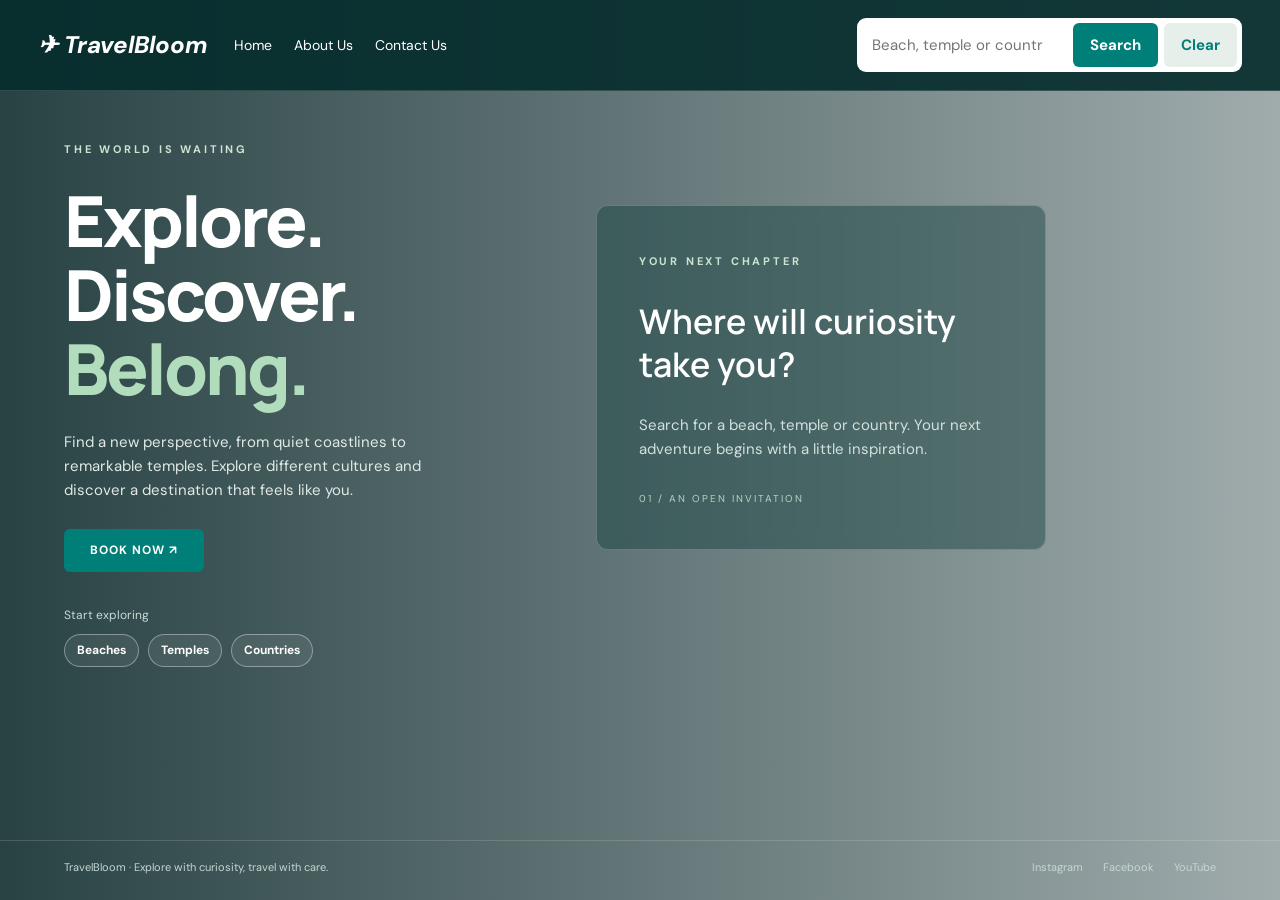
<file: index.html>
<!doctype html><html lang="en"><head><meta charset="utf-8"><meta name="viewport" content="width=device-width,initial-scale=1"><title>Find your next adventure | TravelBloom</title><link rel="stylesheet" href="style.css"><script src="app.js" defer></script></head><body><header><a class="brand" href="home.html">✈ TravelBloom</a><nav aria-label="Main navigation"><a href="home.html">Home</a><a href="about.html">About Us</a><a href="contact.html">Contact Us</a></nav><form id="search-form" role="search"><label class="sr-only" for="search">Destination or category</label><input id="search" placeholder="Beach, temple or country" type="search"><button type="submit">Search</button><button id="clear" type="button">Clear</button></form></header><main class="home"><section class="intro"><span class="eyebrow">THE WORLD IS WAITING</span><h1>Explore.<br>Discover.<br><em>Belong.</em></h1><p>Find a new perspective, from quiet coastlines to remarkable temples. Explore different cultures and discover a destination that feels like you.</p><a class="cta" href="contact.html">Book now ↗</a><div class="suggestions"><span>Start exploring</span><button data-query="beaches">Beaches</button><button data-query="temples">Temples</button><button data-query="countries">Countries</button></div></section><section class="discovery" aria-label="Travel recommendations"><div id="welcome"><span class="eyebrow">YOUR NEXT CHAPTER</span><h2>Where will curiosity take you?</h2><p>Search for a beach, temple or country. Your next adventure begins with a little inspiration.</p><span class="coordinates">01 / AN OPEN INVITATION</span></div><p id="status" role="status" aria-live="polite"></p><div id="results"></div></section></main><footer><span>TravelBloom · Explore with curiosity, travel with care.</span><aside aria-label="Social media"><a href="https://www.instagram.com/" aria-label="Instagram">Instagram</a><a href="https://www.facebook.com/" aria-label="Facebook">Facebook</a><a href="https://www.youtube.com/" aria-label="YouTube">YouTube</a></aside></footer></body></html>
</file>
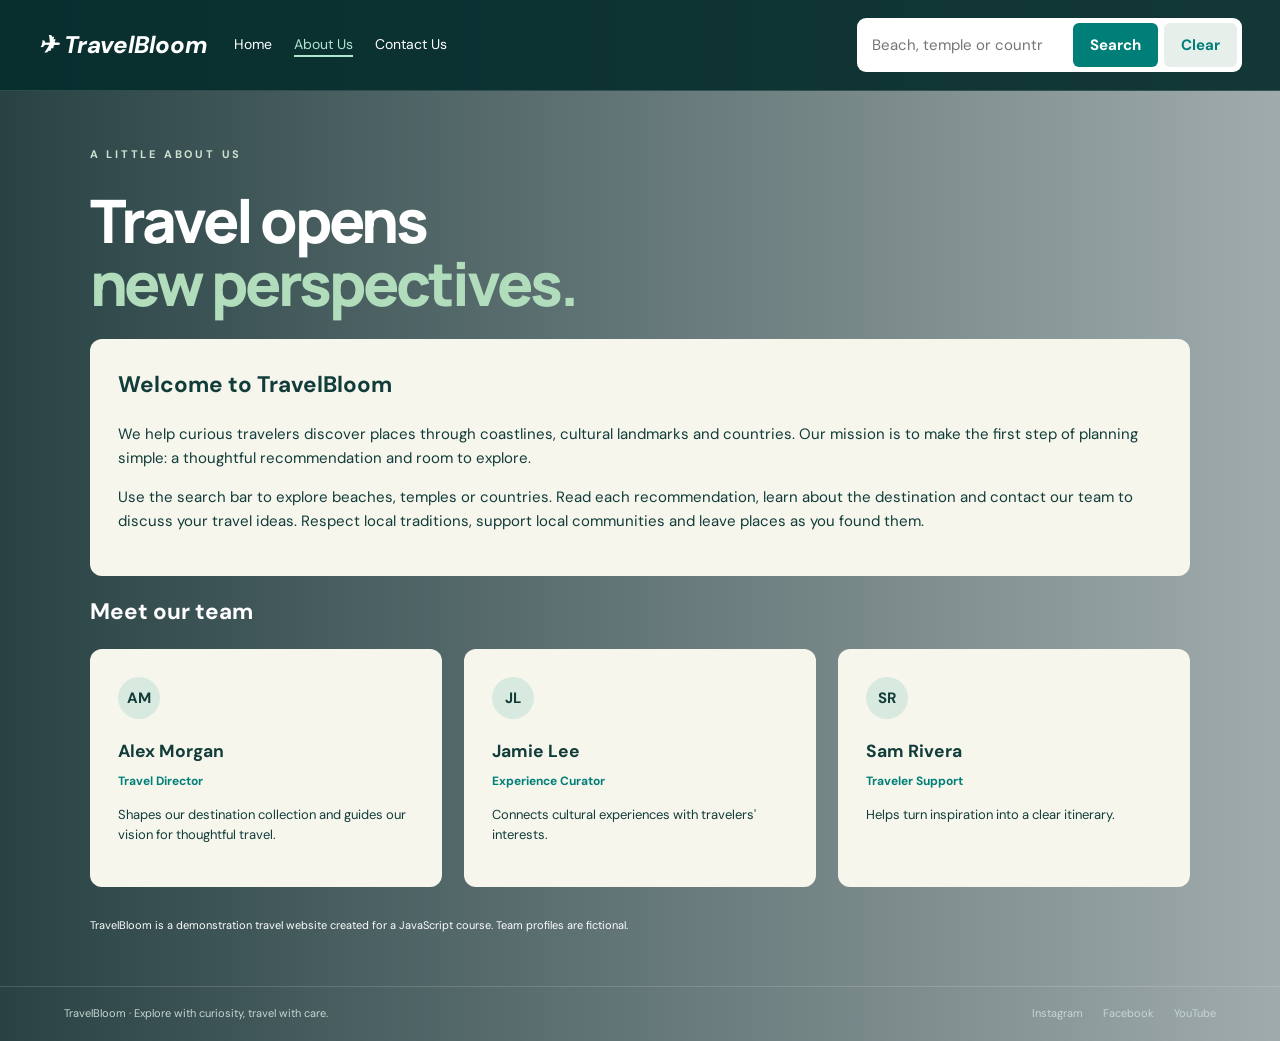
<file: about.html>
<!doctype html><html lang="en"><head><meta charset="utf-8"><meta name="viewport" content="width=device-width,initial-scale=1"><title>About us | TravelBloom</title><link rel="stylesheet" href="style.css"><script src="app.js" defer></script></head><body><header><a class="brand" href="home.html">✈ TravelBloom</a><nav aria-label="Main navigation"><a href="home.html">Home</a><a href="about.html">About Us</a><a href="contact.html">Contact Us</a></nav><form id="search-form" role="search"><label class="sr-only" for="search">Destination or category</label><input id="search" placeholder="Beach, temple or country" type="search"><button type="submit">Search</button><button id="clear" type="button">Clear</button></form></header><main class="page"><span class="eyebrow">A LITTLE ABOUT US</span><h1>Travel opens<br><em>new perspectives.</em></h1><section class="panel"><h2>Welcome to TravelBloom</h2><p>We help curious travelers discover places through coastlines, cultural landmarks and countries. Our mission is to make the first step of planning simple: a thoughtful recommendation and room to explore.</p><p>Use the search bar to explore beaches, temples or countries. Read each recommendation, learn about the destination and contact our team to discuss your travel ideas. Respect local traditions, support local communities and leave places as you found them.</p></section><h2>Meet our team</h2><div class="team"><article class="panel"><span class="avatar">AM</span><h3>Alex Morgan</h3><strong>Travel Director</strong><p>Shapes our destination collection and guides our vision for thoughtful travel.</p></article><article class="panel"><span class="avatar">JL</span><h3>Jamie Lee</h3><strong>Experience Curator</strong><p>Connects cultural experiences with travelers' interests.</p></article><article class="panel"><span class="avatar">SR</span><h3>Sam Rivera</h3><strong>Traveler Support</strong><p>Helps turn inspiration into a clear itinerary.</p></article></div><small>TravelBloom is a demonstration travel website created for a JavaScript course. Team profiles are fictional.</small></main><footer><span>TravelBloom · Explore with curiosity, travel with care.</span><aside aria-label="Social media"><a href="https://www.instagram.com/" aria-label="Instagram">Instagram</a><a href="https://www.facebook.com/" aria-label="Facebook">Facebook</a><a href="https://www.youtube.com/" aria-label="YouTube">YouTube</a></aside></footer></body></html>
</file>
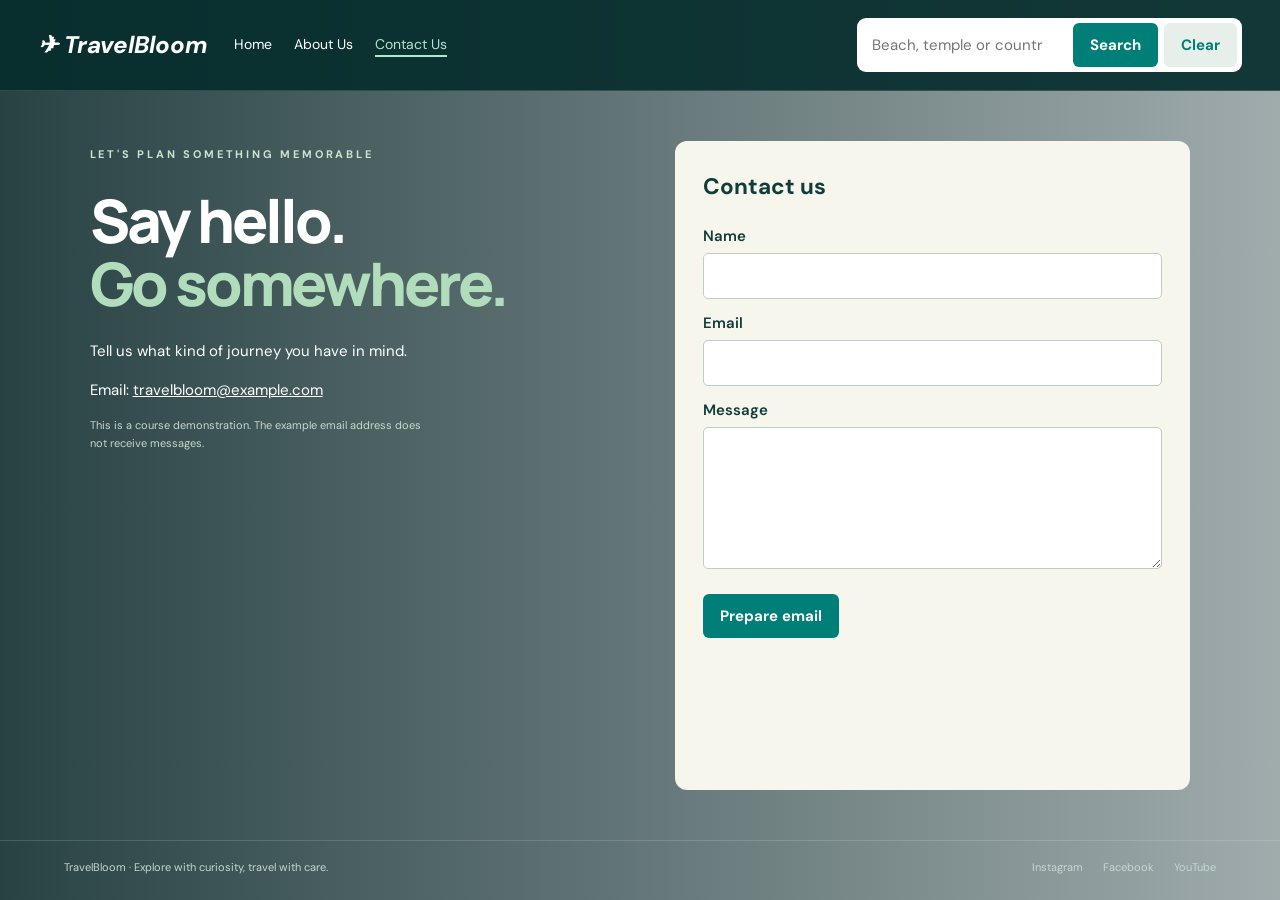
<file: contact.html>
<!doctype html><html lang="en"><head><meta charset="utf-8"><meta name="viewport" content="width=device-width,initial-scale=1"><title>Contact us | TravelBloom</title><link rel="stylesheet" href="style.css"><script src="app.js" defer></script></head><body><header><a class="brand" href="home.html">✈ TravelBloom</a><nav aria-label="Main navigation"><a href="home.html">Home</a><a href="about.html">About Us</a><a href="contact.html">Contact Us</a></nav><form id="search-form" role="search"><label class="sr-only" for="search">Destination or category</label><input id="search" placeholder="Beach, temple or country" type="search"><button type="submit">Search</button><button id="clear" type="button">Clear</button></form></header><main class="contact page"><section><span class="eyebrow">LET'S PLAN SOMETHING MEMORABLE</span><h1>Say hello.<br><em>Go somewhere.</em></h1><p>Tell us what kind of journey you have in mind.</p><p>Email: <a href="mailto:travelbloom@example.com">travelbloom@example.com</a></p><small>This is a course demonstration. The example email address does not receive messages.</small></section><form id="contact-form" class="panel"><h2>Contact us</h2><label for="name">Name</label><input id="name" name="name" autocomplete="name" required><label for="email">Email</label><input id="email" name="email" type="email" autocomplete="email" required><label for="message">Message</label><textarea id="message" name="message" rows="5" required></textarea><button type="submit">Prepare email</button><p id="contact-status" role="status"></p><a id="email-draft" hidden>Open email draft</a></form></main><footer><span>TravelBloom · Explore with curiosity, travel with care.</span><aside aria-label="Social media"><a href="https://www.instagram.com/" aria-label="Instagram">Instagram</a><a href="https://www.facebook.com/" aria-label="Facebook">Facebook</a><a href="https://www.youtube.com/" aria-label="YouTube">YouTube</a></aside></footer></body></html>
</file>
<file: style.css>
@import url('https://fonts.googleapis.com/css2?family=DM+Sans:wght@400;500;600;700&family=Manrope:wght@400;600;700;800&display=swap');
:root{--teal:#007f78;--ink:#113c39;--cream:#f4f4e9}*{box-sizing:border-box}body{margin:0;background:linear-gradient(90deg,rgba(5,35,37,.86),rgba(5,35,37,.38)),url('https://images.unsplash.com/photo-1507525428034-b723cf961d3e?auto=format&fit=crop&w=2200&q=90') center/cover fixed;color:white;font:15px/1.6 'DM Sans',sans-serif;min-height:100vh}a{color:inherit;text-decoration:none}button,input,textarea{font:inherit}button,.cta{cursor:pointer;border:0;border-radius:6px;padding:10px 17px;background:var(--teal);color:white;font-weight:700}button:hover,.cta:hover{background:#005e59}button:focus-visible,a:focus-visible,input:focus-visible,textarea:focus-visible{outline:3px solid #e1c98a;outline-offset:3px}header{display:flex;align-items:center;gap:26px;padding:18px 3%;background:#062d2de8;border-bottom:1px solid #ffffff25}.brand{font-size:24px;font-weight:800;white-space:nowrap;font-style:italic}nav{display:flex;gap:22px;white-space:nowrap}nav a{font-size:14px}nav a[aria-current]{color:#aee6ce;border-bottom:2px solid #aee6ce}#search-form{margin-left:auto;display:flex;gap:6px;background:#fff;padding:5px;border-radius:9px}#search{min-width:100px;width:205px;border:0;background:none;color:var(--ink);padding:5px 10px}#clear{background:#e7efeb;color:var(--teal)}.sr-only{position:absolute;width:1px;height:1px;overflow:hidden;clip:rect(0,0,0,0)}.home{display:grid;grid-template-columns:44% 56%;gap:0;min-height:calc(100vh - 151px);padding:45px 5% 30px}.intro{max-width:490px;padding-right:50px}.eyebrow{font-size:11px;font-weight:700;letter-spacing:2.8px;color:#cce3d1}h1{font:800 clamp(46px,5.5vw,78px)/1.05 'Manrope',sans-serif;letter-spacing:-3px;margin:24px 0}h1 em{font-style:normal;color:#b2ddbd}.intro p{max-width:360px;color:#e0e9e5;font-size:15px;margin-bottom:27px}.cta{display:inline-block;padding:12px 26px;text-transform:uppercase;font-size:12px;letter-spacing:1px}.suggestions{margin-top:34px;display:flex;flex-wrap:wrap;gap:9px;align-items:center}.suggestions span{width:100%;color:#c8dbd3;font-size:12px}.suggestions button{border:1px solid #ffffff60;background:#ffffff12;font-size:12px;padding:6px 12px;border-radius:25px}.discovery{padding:4px 0 0 25px}#welcome{max-width:450px;background:#123e3b70;border:1px solid #ffffff35;border-radius:12px;padding:42px;margin-top:65px;backdrop-filter:blur(8px)}#welcome h2{font:600 34px/1.25 'Manrope',sans-serif}#welcome p{color:#d3e1dc}.coordinates{display:block;font-size:10px;letter-spacing:2px;margin-top:30px;color:#b7d2c4}#status{margin:0 0 16px;font-size:13px;color:#e1f1e9}#results{display:grid;grid-template-columns:1fr 1fr;gap:17px}.card{background:var(--cream);color:var(--ink);border-radius:11px;overflow:hidden;box-shadow:0 12px 40px #001d2b25}.card img{display:block;width:100%;height:185px;object-fit:cover}.card>div{padding:19px}.card h2{font:800 20px/1.3 'Manrope',sans-serif;margin:0 0 10px}.card p{font-size:13px;color:#506663;margin:0 0 20px}.card a{font-size:12px;font-weight:700;color:var(--teal)}footer{display:flex;justify-content:space-between;gap:20px;padding:18px 5%;color:#c5d8d2;font-size:11px;border-top:1px solid #ffffff25}footer aside{display:flex;gap:20px}.page{padding:50px 7%;max-width:1400px;margin:auto}.page h1{font-size:60px}.panel{background:#f6f6ed;color:var(--ink);padding:28px;border-radius:12px}.panel h2{margin-top:0}.team{display:grid;grid-template-columns:repeat(3,1fr);gap:22px;margin-bottom:25px}.team h3{margin-bottom:3px}.team strong{font-size:12px;color:var(--teal)}.team p{font-size:13px}.avatar{display:inline-flex;border-radius:50%;width:42px;height:42px;align-items:center;justify-content:center;background:#d8e9df;font-weight:700}.contact{display:grid;grid-template-columns:1fr 1fr;gap:70px;min-height:calc(100vh - 151px)}.contact section a{text-decoration:underline}.contact form label{display:block;font-weight:600;margin:12px 0 5px}.contact input,.contact textarea{width:100%;border:1px solid #bdcdc4;padding:10px;border-radius:5px;background:white}.contact button{margin-top:18px}.contact small{display:block;max-width:350px;color:#c7d8cd}.contact #email-draft{color:var(--teal);text-decoration:underline}small{font-size:11px} [hidden]{display:none!important}@media(max-width:1100px){header{flex-wrap:wrap;gap:15px}#search-form{width:100%;margin:0}#search{flex:1;width:auto}.home{padding:35px 4%;grid-template-columns:40% 60%}.intro{padding-right:20px}h1{font-size:55px}.discovery{padding-left:15px}.card img{height:150px}.card>div{padding:15px}}@media(max-width:700px){header{padding:15px 5%}.brand{font-size:22px}nav{gap:14px}nav a{font-size:12px}.home{grid-template-columns:1fr;gap:30px}.intro{max-width:none}h1{font-size:55px}.intro h1 br{display:none}.intro h1 br:after{content:' '}.discovery{padding:0}#welcome{margin:0;padding:24px}#results{grid-template-columns:1fr}.card img{height:210px}.contact,.team{grid-template-columns:1fr;gap:25px}.page{padding:35px 5%}.page h1{font-size:44px}footer{flex-direction:column;gap:8px}.suggestions{margin-top:22px}}
</file>
